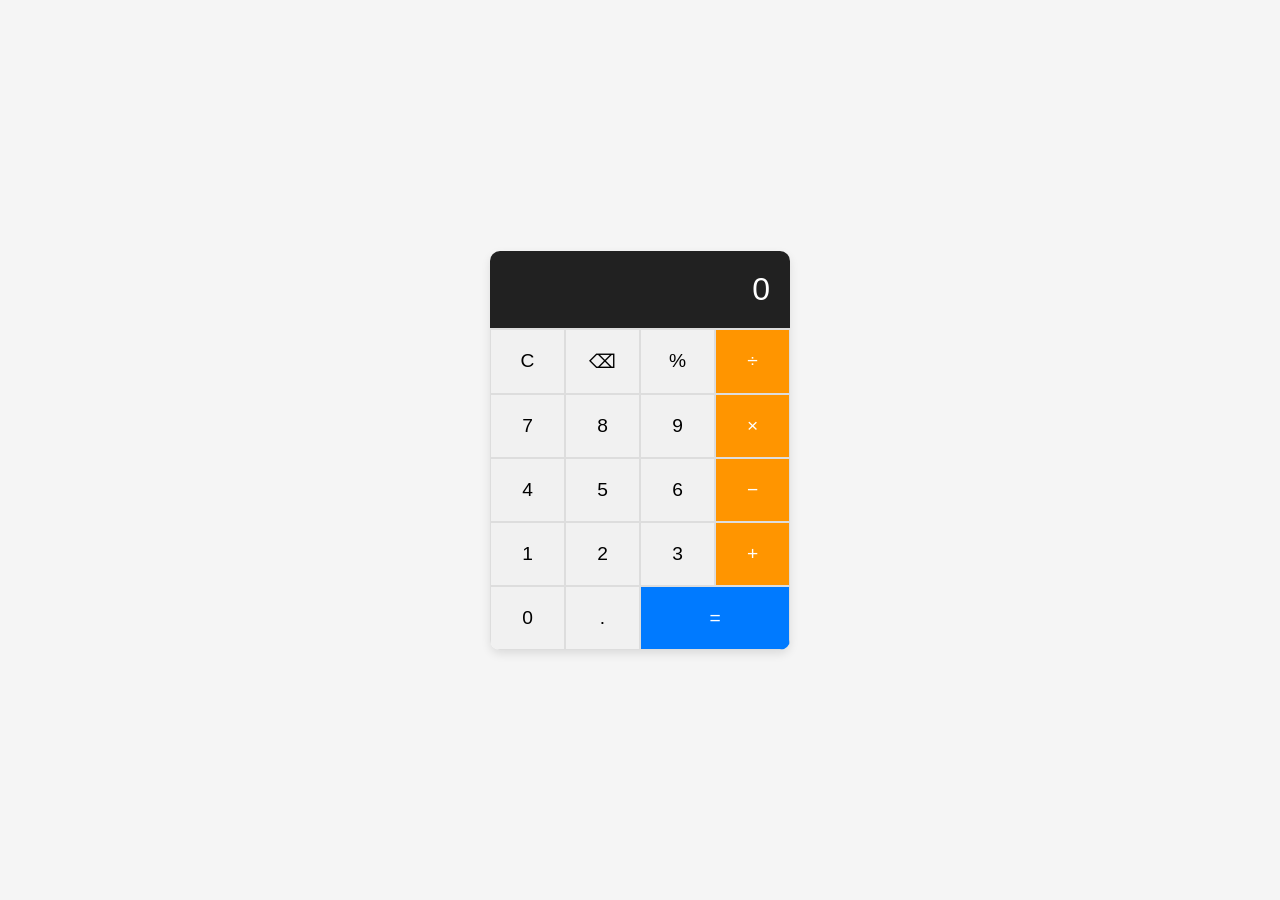
<file: index.html>
<!DOCTYPE html>
<html lang="en">
<head>
    <meta charset="UTF-8">
    <meta name="viewport" content="width=device-width, initial-scale=1.0">
    <title>Meng Heng</title>
    <link rel="stylesheet" href="style.css">
</head>
<body>
    <div class="calculator">
        <div class="display" id="display">0</div>
        <div class="buttons">
            <button class="btn" onclick="clearDisplay()">C</button>
            <button class="btn" onclick="deleteLast()">⌫</button>
            <button class="btn" onclick="input('%')">%</button>
            <button class="btn operator" onclick="input('/')">÷</button>
            <button class="btn" onclick="input('7')">7</button>
            <button class="btn" onclick="input('8')">8</button>
            <button class="btn" onclick="input('9')">9</button>
            <button class="btn operator" onclick="input('*')">×</button>
            <button class="btn" onclick="input('4')">4</button>
            <button class="btn" onclick="input('5')">5</button>
            <button class="btn" onclick="input('6')">6</button>
            <button class="btn operator" onclick="input('-')">−</button>
            <button class="btn" onclick="input('1')">1</button>
            <button class="btn" onclick="input('2')">2</button>
            <button class="btn" onclick="input('3')">3</button>
            <button class="btn operator" onclick="input('+')">+</button>
            <button class="btn" onclick="input('0')">0</button>
            <button class="btn" onclick="input('.')">.</button>
            <button class="btn equal" onclick="calculate()">=</button>
        </div>
    </div>
    <script src="script.js"></script>
</body>
</html>
</file>
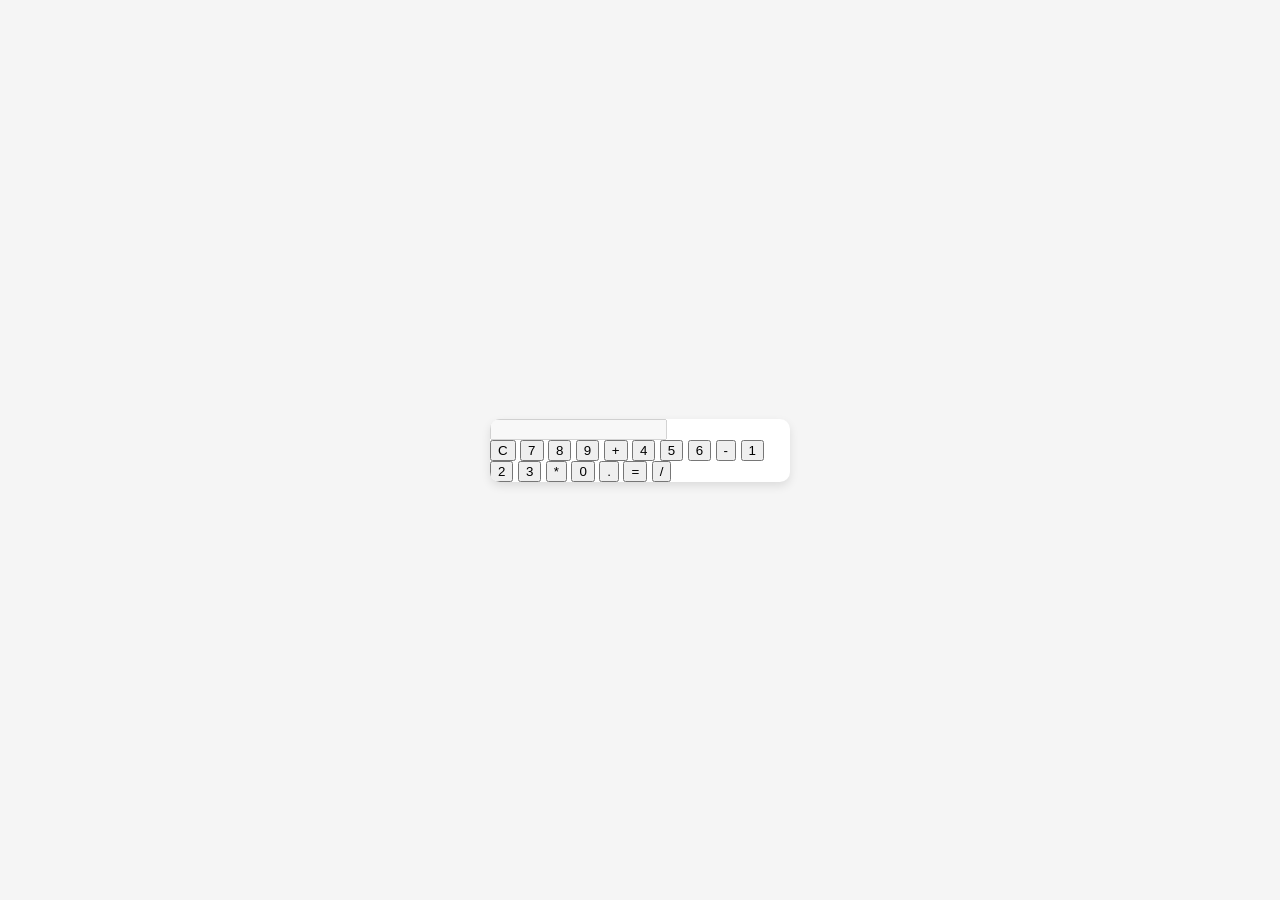
<file: 计算器.html>
<!DOCTYPE html>
<html lang="en">
<head>
    <meta charset="UTF-8">
    <meta name="viewport" content="width=device-width, initial-scale=1.0">
    <title>小米手机计算器</title>
    <link rel="stylesheet" href="style.css">
</head>
<body>
    <div class="calculator">
        <input type="text" id="result" disabled>
        <div class="keys">
            <button onclick="clearResult()">C</button>
            <button onclick="appendToResult('7')">7</button>
            <button onclick="appendToResult('8')">8</button>
            <button onclick="appendToResult('9')">9</button>
            <button onclick="appendToResult('+')">+</button>
            <button onclick="appendToResult('4')">4</button>
            <button onclick="appendToResult('5')">5</button>
            <button onclick="appendToResult('6')">6</button>
            <button onclick="appendToResult('-')">-</button>
            <button onclick="appendToResult('1')">1</button>
            <button onclick="appendToResult('2')">2</button>
            <button onclick="appendToResult('3')">3</button>
            <button onclick="appendToResult('*')">*</button>
            <button onclick="appendToResult('0')">0</button>
            <button onclick="appendToResult('.')">.</button>
            <button onclick="calculate()">=</button>
            <button onclick="appendToResult('/')">/</button>
        </div>
    </div>
    <script src="script.js"></script>
</body>
</html>
</file>
<file: style.css>
body {
    display: flex;
    justify-content: center;
    align-items: center;
    height: 100vh;
    background-color: #f5f5f5;
    margin: 0;
    font-family: 'Arial', sans-serif;
}

.calculator {
    width: 300px;
    background-color: #fff;
    border-radius: 10px;
    box-shadow: 0 4px 10px rgba(0, 0, 0, 0.1);
    overflow: hidden;
}

.display {
    background-color: #212121;
    color: #fff;
    font-size: 2em;
    padding: 20px;
    text-align: right;
    border-bottom: 1px solid #ddd;
}

.buttons {
    display: grid;
    grid-template-columns: repeat(4, 1fr);
}

.btn {
    padding: 20px;
    font-size: 1.2em;
    border: 1px solid #ddd;
    background-color: #f1f1f1;
    cursor: pointer;
    outline: none;
    border-radius: 0;
}

.btn:active {
    background-color: #ddd;
}

.operator {
    background-color: #ff9500;
    color: #fff;
}

.operator:active {
    background-color: #e08900;
}

.equal {
    grid-column: span 2;
    background-color: #007aff;
    color: #fff;
}

.equal:active {
    background-color: #005fcb;
}
</file>
